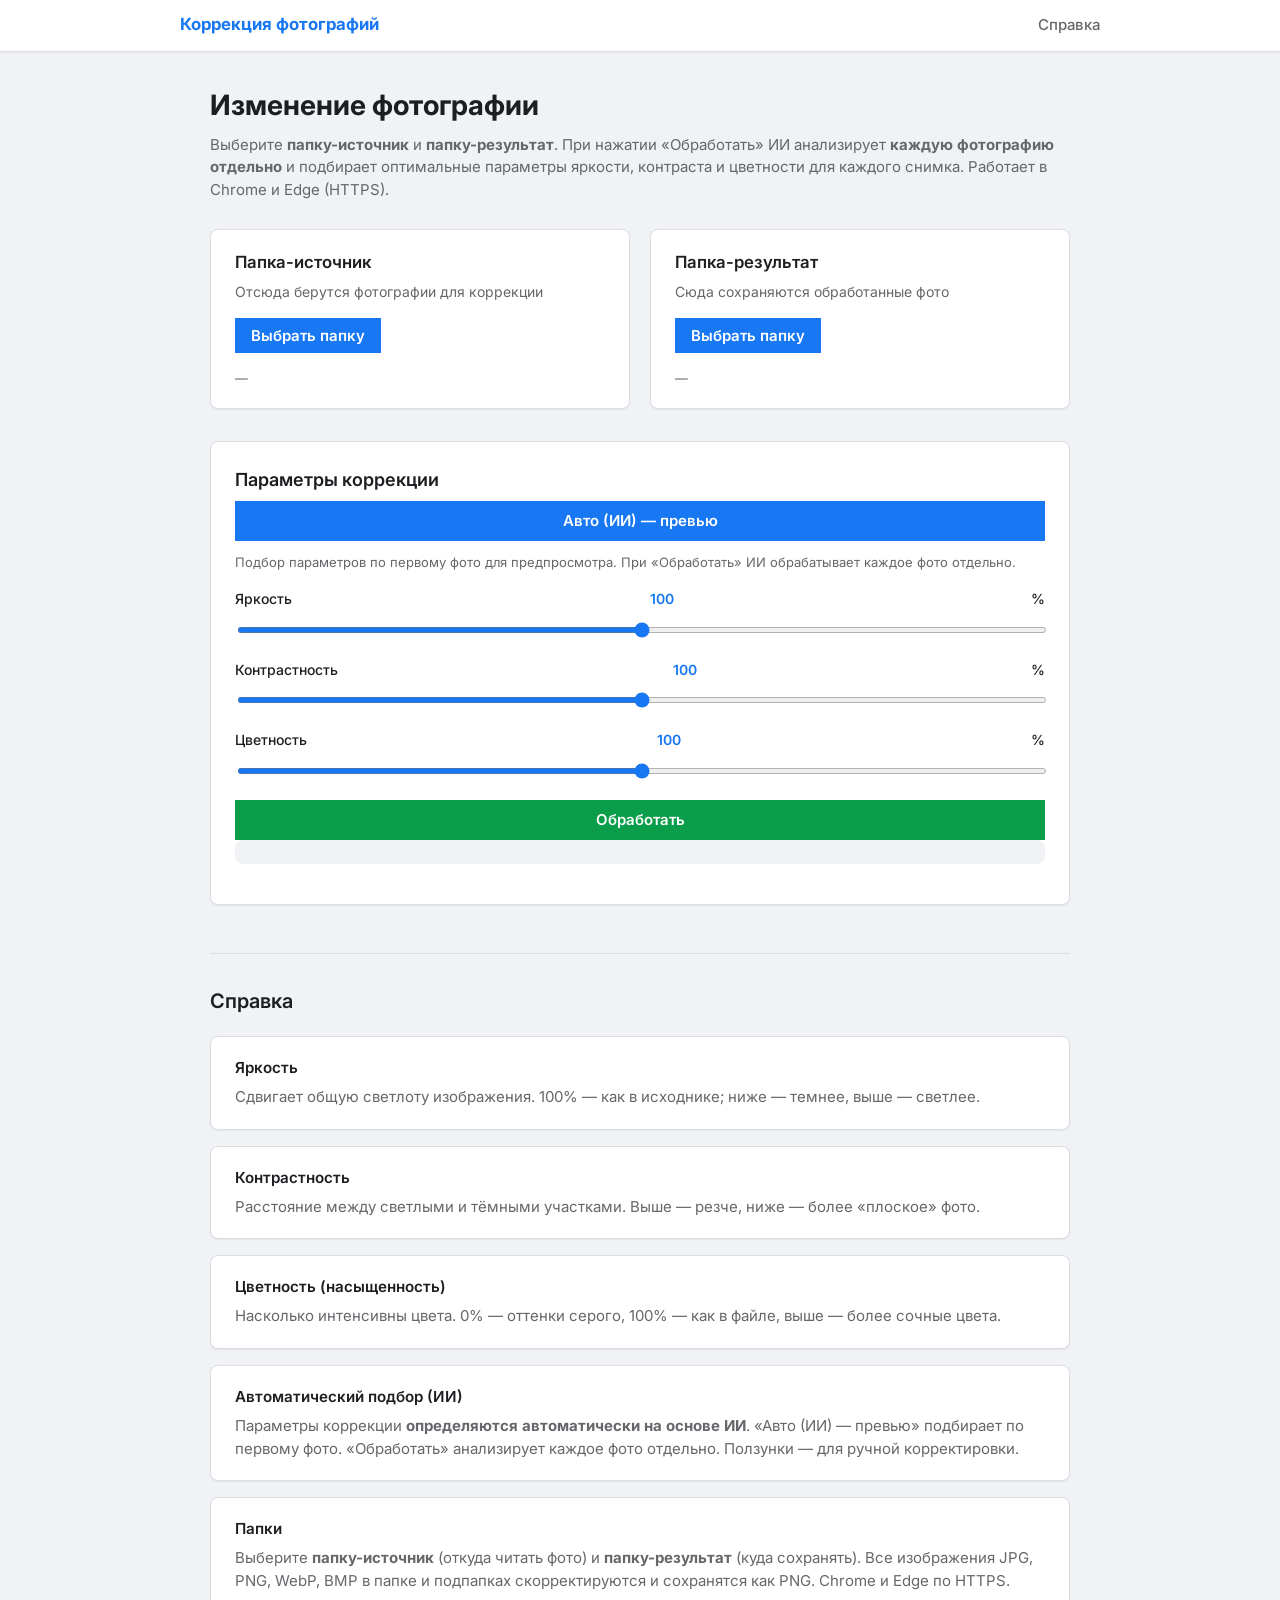
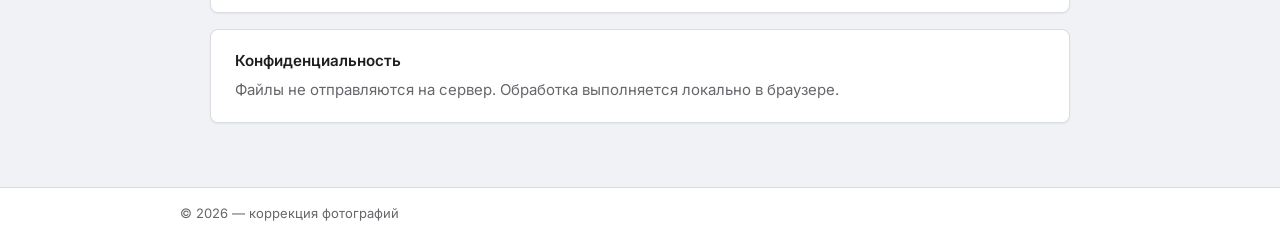
<file: index.html>
<!DOCTYPE html>
<html lang="ru">
<head>
  <meta charset="UTF-8" />
  <meta name="viewport" content="width=device-width, initial-scale=1.0" />
  <meta name="description" content="Изменение фотографии: папка-источник и папка-результат. ИИ обрабатывает каждое фото отдельно." />
  <title>Изменение фотографии — Коррекция фотографий</title>
  <link rel="preconnect" href="https://fonts.googleapis.com" />
  <link rel="preconnect" href="https://fonts.gstatic.com" crossorigin />
  <link href="https://fonts.googleapis.com/css2?family=Inter:wght@400;500;600;700&display=swap" rel="stylesheet" />
  <link rel="stylesheet" href="styles.css" />
</head>
<body>
  <header class="topbar">
    <div class="wrap topbar-inner">
      <a class="brand" href="#">Коррекция фотографий</a>
      <nav class="topnav">
        <a href="#help">Справка</a>
      </nav>
    </div>
  </header>

  <main class="batch-main">
    <div class="wrap wrap-wide">
      <h1 class="page-heading">Изменение фотографии</h1>
      <p class="page-sub">Выберите <strong>папку-источник</strong> и <strong>папку-результат</strong>. При нажатии «Обработать» ИИ анализирует <strong>каждую фотографию отдельно</strong> и подбирает оптимальные параметры яркости, контраста и цветности для каждого снимка. Работает в Chrome и Edge (HTTPS).</p>

      <div class="folder-cards">
        <div class="folder-card">
          <h2 class="folder-title">Папка-источник</h2>
          <p class="folder-desc">Отсюда берутся фотографии для коррекции</p>
          <button type="button" class="btn btn-primary" id="btn-src">Выбрать папку</button>
          <p class="folder-path" id="src-path">—</p>
        </div>
        <div class="folder-card">
          <h2 class="folder-title">Папка-результат</h2>
          <p class="folder-desc">Сюда сохраняются обработанные фото</p>
          <button type="button" class="btn btn-primary" id="btn-dst">Выбрать папку</button>
          <p class="folder-path" id="dst-path">—</p>
        </div>
      </div>

      <section class="params">
        <h2 class="params-title">Параметры коррекции</h2>
        <div class="btn-row btn-row-top">
          <button type="button" class="btn btn-primary" id="btn-auto">Авто (ИИ) — превью</button>
          <span class="auto-hint">Подбор параметров по первому фото для предпросмотра. При «Обработать» ИИ обрабатывает каждое фото отдельно.</span>
        </div>
        <div class="slider-row">
          <label for="b">Яркость <span class="slider-value" id="b-val">100</span>%</label>
          <input type="range" id="b" min="50" max="150" value="100" />
        </div>
        <div class="slider-row">
          <label for="c">Контрастность <span class="slider-value" id="c-val">100</span>%</label>
          <input type="range" id="c" min="50" max="150" value="100" />
        </div>
        <div class="slider-row">
          <label for="s">Цветность <span class="slider-value" id="s-val">100</span>%</label>
          <input type="range" id="s" min="0" max="200" value="100" />
        </div>
        <div class="btn-row">
          <button type="button" class="btn btn-primary btn-download" id="btn-process">Обработать</button>
        </div>
        <div class="status-line" id="status"></div>
      </section>

      <section class="help-section" id="help">
        <h2 class="help-section-title">Справка</h2>
        <div class="help-block">
          <h3>Яркость</h3>
          <p>Сдвигает общую светлоту изображения. 100% — как в исходнике; ниже — темнее, выше — светлее.</p>
        </div>
        <div class="help-block">
          <h3>Контрастность</h3>
          <p>Расстояние между светлыми и тёмными участками. Выше — резче, ниже — более «плоское» фото.</p>
        </div>
        <div class="help-block">
          <h3>Цветность (насыщенность)</h3>
          <p>Насколько интенсивны цвета. 0% — оттенки серого, 100% — как в файле, выше — более сочные цвета.</p>
        </div>
        <div class="help-block">
          <h3>Автоматический подбор (ИИ)</h3>
          <p>Параметры коррекции <strong>определяются автоматически на основе ИИ</strong>. «Авто (ИИ) — превью» подбирает по первому фото. «Обработать» анализирует каждое фото отдельно. Ползунки — для ручной корректировки.</p>
        </div>
        <div class="help-block">
          <h3>Папки</h3>
          <p>Выберите <strong>папку-источник</strong> (откуда читать фото) и <strong>папку-результат</strong> (куда сохранять). Все изображения JPG, PNG, WebP, BMP в папке и подпапках скорректируются и сохранятся как PNG. Chrome и Edge по HTTPS.</p>
        </div>
        <div class="help-block">
          <h3>Конфиденциальность</h3>
          <p>Файлы не отправляются на сервер. Обработка выполняется локально в браузере.</p>
        </div>
      </section>
    </div>
  </main>

  <footer class="site-footer">
    <div class="wrap footer-inner">
      <span>© <span id="year"></span> — коррекция фотографий</span>
    </div>
  </footer>

  <script>
    (function () {
      var srcHandle = null, dstHandle = null;
      var b = document.getElementById('b'), c = document.getElementById('c'), s = document.getElementById('s');
      var bVal = document.getElementById('b-val'), cVal = document.getElementById('c-val'), sVal = document.getElementById('s-val');
      var status = document.getElementById('status');

      document.getElementById('year').textContent = new Date().getFullYear();

      function updateLabels() {
        bVal.textContent = b.value;
        cVal.textContent = c.value;
        sVal.textContent = s.value;
      }
      [b, c, s].forEach(function (el) { el.addEventListener('input', updateLabels); });

      if (!('showDirectoryPicker' in window)) {
        document.getElementById('btn-src').disabled = true;
        document.getElementById('btn-dst').disabled = true;
        document.getElementById('btn-auto').disabled = true;
        document.getElementById('btn-process').disabled = true;
        status.textContent = 'Выбор папок недоступен. Используйте Chrome или Edge (https).';
      }

      document.getElementById('btn-src').addEventListener('click', async function () {
        try {
          srcHandle = await window.showDirectoryPicker({ mode: 'read' });
          document.getElementById('src-path').textContent = srcHandle.name;
          status.textContent = 'Источник: ' + srcHandle.name;
        } catch (err) {
          if (err.name !== 'AbortError') status.textContent = 'Ошибка: ' + err.message;
        }
      });

      document.getElementById('btn-dst').addEventListener('click', async function () {
        try {
          dstHandle = await window.showDirectoryPicker({ mode: 'readwrite' });
          document.getElementById('dst-path').textContent = dstHandle.name;
          status.textContent = 'Результат: ' + dstHandle.name;
        } catch (err) {
          if (err.name !== 'AbortError') status.textContent = 'Ошибка: ' + err.message;
        }
      });

      document.getElementById('btn-auto').addEventListener('click', async function () {
        if (!srcHandle) {
          status.textContent = 'Сначала выберите папку-источник.';
          return;
        }
        status.textContent = 'Анализ первого фото…';
        var firstFile = null;
        for await (var fileHandle of listImages(srcHandle)) {
          firstFile = await fileHandle.getFile();
          break;
        }
        if (!firstFile) {
          status.textContent = 'В папке нет изображений.';
          return;
        }
        var img = new Image();
        var url = URL.createObjectURL(firstFile);
        img.onload = function () {
          URL.revokeObjectURL(url);
          var canvas = document.createElement('canvas');
          var ctx = canvas.getContext('2d');
          var w = img.naturalWidth, h = img.naturalHeight;
          var sample = 120;
          var scale = Math.min(1, sample / Math.max(w, h));
          canvas.width = Math.max(1, Math.floor(w * scale));
          canvas.height = Math.max(1, Math.floor(h * scale));
          ctx.drawImage(img, 0, 0, canvas.width, canvas.height);
          var data = ctx.getImageData(0, 0, canvas.width, canvas.height);
          var pixels = data.data;
          var sumLum = 0, sumSqLum = 0, sumSat = 0, count = 0;
          for (var i = 0; i < pixels.length; i += 4) {
            var r = pixels[i] / 255, g = pixels[i + 1] / 255, bl = pixels[i + 2] / 255;
            var maxC = Math.max(r, g, bl), minC = Math.min(r, g, bl);
            var lum = 0.299 * r + 0.587 * g + 0.114 * bl;
            var sat = maxC === 0 ? 0 : (maxC - minC) / maxC;
            sumLum += lum; sumSqLum += lum * lum; sumSat += sat; count++;
          }
          var meanLum = sumLum / count;
          var variance = (sumSqLum / count) - (meanLum * meanLum);
          var stdLum = Math.sqrt(Math.max(0, variance));
          var meanSat = sumSat / count;
          var brightnessFactor = meanLum < 0.01 ? 100 : Math.round((0.5 / meanLum) * 100);
          brightnessFactor = Math.max(50, Math.min(150, brightnessFactor));
          var contrastFactor = stdLum < 0.15 ? 120 : stdLum > 0.35 ? 95 : 105;
          var saturateFactor = meanSat < 0.2 ? 130 : meanSat > 0.6 ? 90 : 110;
          saturateFactor = Math.max(80, Math.min(150, saturateFactor));
          b.value = brightnessFactor;
          c.value = contrastFactor;
          s.value = saturateFactor;
          updateLabels();
          status.textContent = 'ИИ: яркость ' + brightnessFactor + '%, контраст ' + contrastFactor + '%, цветность ' + saturateFactor + '%';
        };
        img.onerror = function () { URL.revokeObjectURL(url); status.textContent = 'Не удалось загрузить фото.'; };
        img.src = url;
      });

      var IMG_EXTS = /\.(jpe?g|png|webp|bmp)$/i;

      async function* listImages(dirHandle) {
        for await (var entry of dirHandle.values()) {
          if (entry.kind === 'file' && IMG_EXTS.test(entry.name))
            yield entry;
          if (entry.kind === 'directory') {
            yield* listImages(entry);
          }
        }
      }

      function analyzeImage(ctx, w, h) {
        var data = ctx.getImageData(0, 0, w, h);
        var pixels = data.data;
        var sumLum = 0, sumSqLum = 0, sumSat = 0, count = 0;
        for (var i = 0; i < pixels.length; i += 4) {
          var r = pixels[i] / 255, g = pixels[i + 1] / 255, bl = pixels[i + 2] / 255;
          var maxC = Math.max(r, g, bl), minC = Math.min(r, g, bl);
          var lum = 0.299 * r + 0.587 * g + 0.114 * bl;
          var sat = maxC === 0 ? 0 : (maxC - minC) / maxC;
          sumLum += lum; sumSqLum += lum * lum; sumSat += sat; count++;
        }
        var meanLum = sumLum / count;
        var variance = (sumSqLum / count) - (meanLum * meanLum);
        var stdLum = Math.sqrt(Math.max(0, variance));
        var meanSat = sumSat / count;
        var brightnessFactor = meanLum < 0.01 ? 100 : Math.round((0.5 / meanLum) * 100);
        brightnessFactor = Math.max(50, Math.min(150, brightnessFactor));
        var contrastFactor = stdLum < 0.15 ? 120 : stdLum > 0.35 ? 95 : 105;
        var saturateFactor = meanSat < 0.2 ? 130 : meanSat > 0.6 ? 90 : 110;
        saturateFactor = Math.max(80, Math.min(150, saturateFactor));
        return { b: brightnessFactor, c: contrastFactor, s: saturateFactor };
      }

      function processImageWithAI(file) {
        return new Promise(function (resolve, reject) {
          var img = new Image();
          var url = URL.createObjectURL(file);
          img.onload = function () {
            URL.revokeObjectURL(url);
            var w = img.naturalWidth, h = img.naturalHeight;
            var sample = 120;
            var scale = Math.min(1, sample / Math.max(w, h));
            var smallW = Math.max(1, Math.floor(w * scale));
            var smallH = Math.max(1, Math.floor(h * scale));
            var canvas = document.createElement('canvas');
            canvas.width = smallW;
            canvas.height = smallH;
            var ctx = canvas.getContext('2d');
            ctx.drawImage(img, 0, 0, smallW, smallH);
            var params = analyzeImage(ctx, smallW, smallH);
            var filter = 'brightness(' + (params.b / 100) + ') contrast(' + (params.c / 100) + ') saturate(' + (params.s / 100) + ')';
            canvas.width = w;
            canvas.height = h;
            ctx = canvas.getContext('2d');
            ctx.filter = filter;
            ctx.drawImage(img, 0, 0);
            canvas.toBlob(function (blob) { resolve(blob); }, 'image/png');
          };
          img.onerror = function () { URL.revokeObjectURL(url); reject(); };
          img.src = url;
        });
      }

      document.getElementById('btn-process').addEventListener('click', async function () {
        if (!srcHandle || !dstHandle) {
          status.textContent = 'Сначала выберите обе папки.';
          return;
        }
        var count = 0, err = 0;
        status.textContent = 'ИИ обрабатывает каждое фото отдельно…';
        try {
          for await (const fileHandle of listImages(srcHandle)) {
            try {
              var file = await fileHandle.getFile();
              var blob = await processImageWithAI(file);
              var base = file.name.replace(/\.[^.]+$/, '') || 'foto';
              var outName = base + '.png';
              var outFile = await dstHandle.getFileHandle(outName, { create: true });
              var writable = await outFile.createWritable();
              await writable.write(blob);
              await writable.close();
              count++;
              status.textContent = 'Обработано: ' + count + '…';
            } catch (e) {
              err++;
            }
          }
          status.textContent = 'Готово: ' + count + ' фото сохранено. Ошибок: ' + err;
        } catch (e) {
          status.textContent = 'Ошибка: ' + e.message;
        }
      });
    })();
  </script>
</body>
</html>
</file>
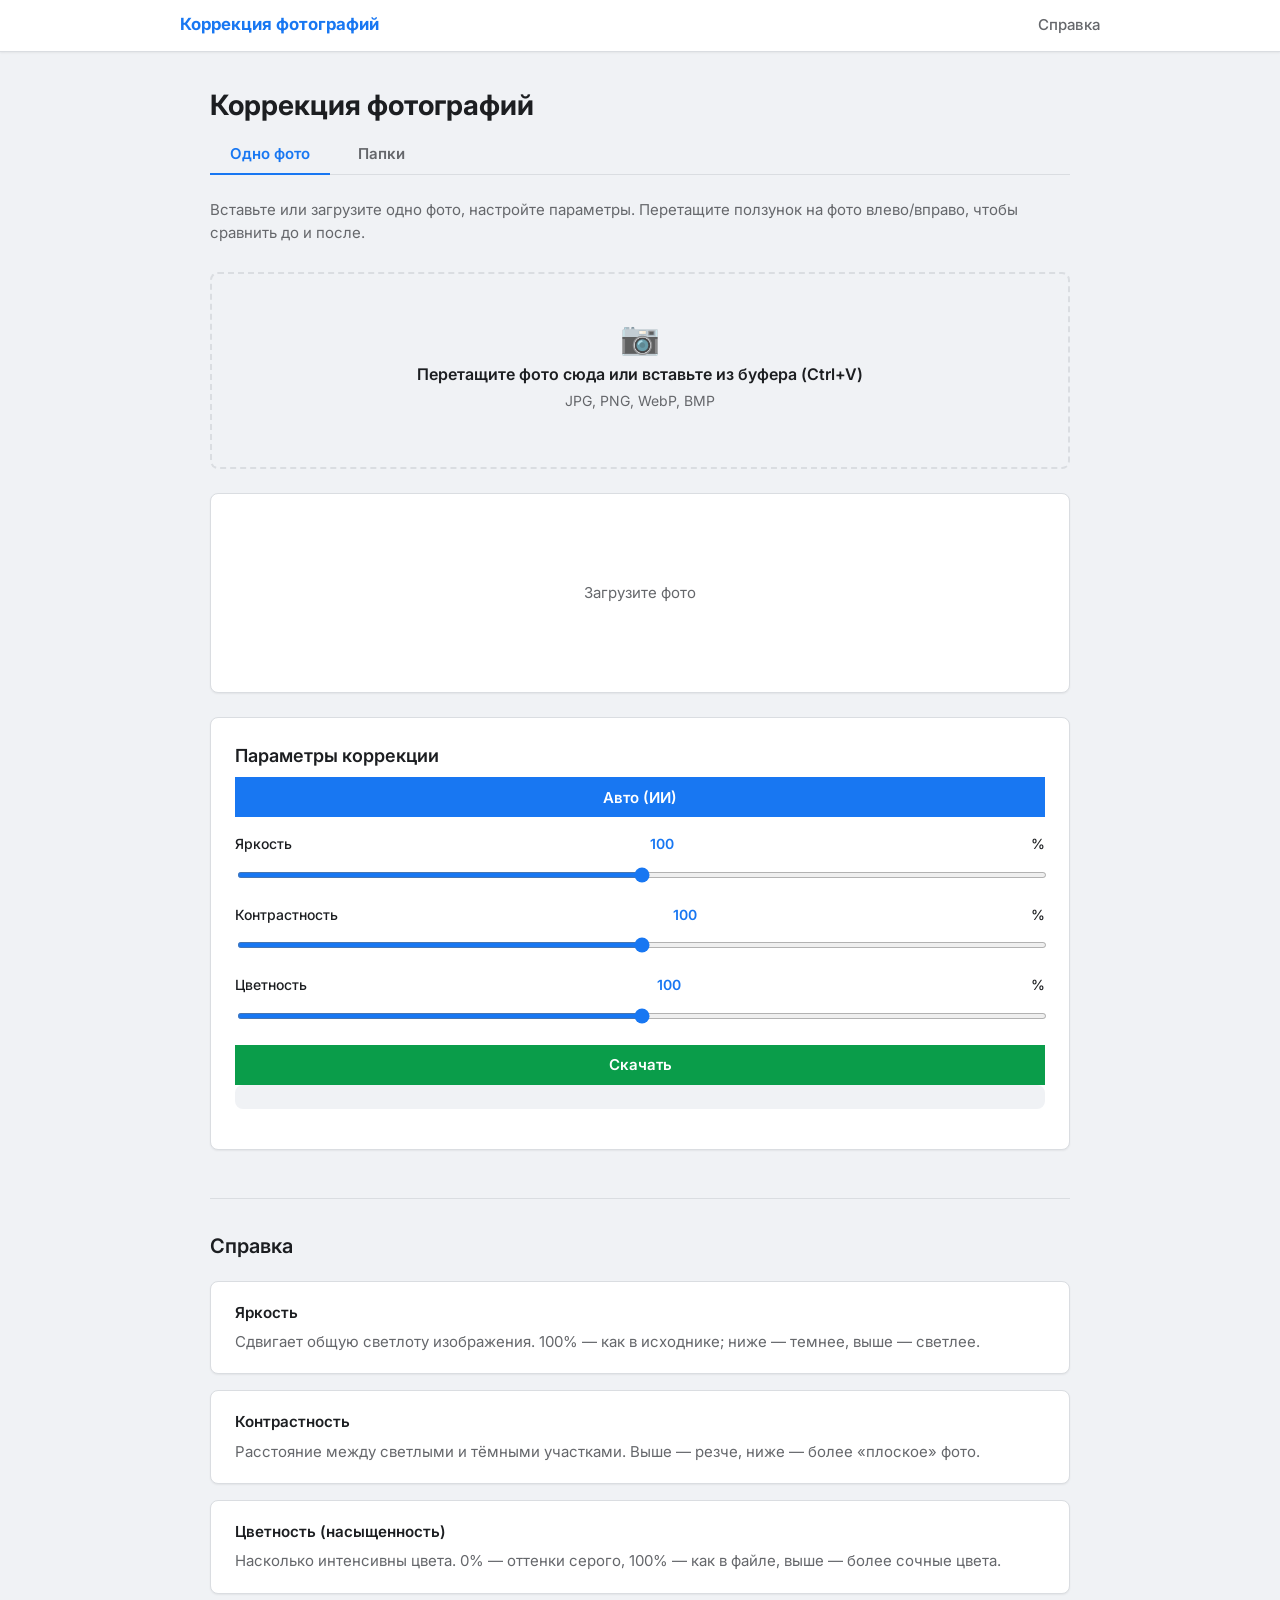
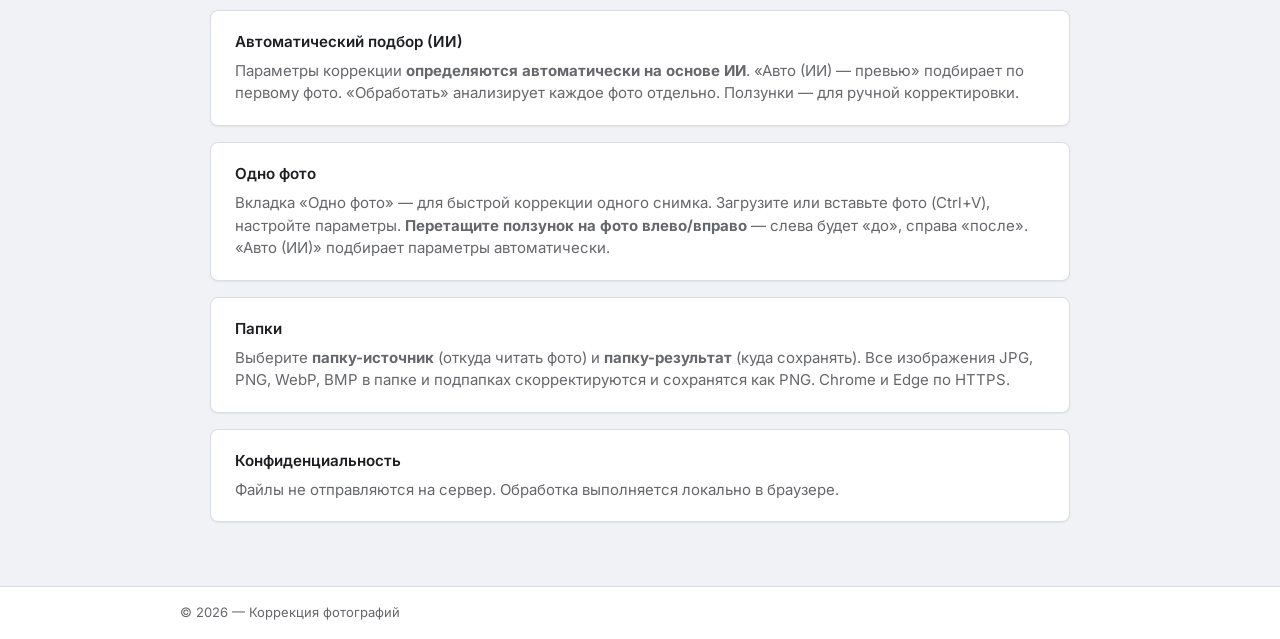
<file: batch.html>
<!DOCTYPE html>
<html lang="ru">
<head>
  <meta charset="UTF-8" />
  <meta name="viewport" content="width=device-width, initial-scale=1.0" />
  <meta name="description" content="Коррекция фотографий: папка-источник и папка-результат. ИИ обрабатывает каждое фото отдельно." />
  <link rel="canonical" href="https://arbttwin3akk-debug.github.io/korrekciya-fotografiy/batch.html" />
  <meta property="og:url" content="https://arbttwin3akk-debug.github.io/korrekciya-fotografiy/batch.html" />
  <meta property="og:title" content="Коррекция фотографий" />
  <title>Коррекция фотографий</title>
  <link rel="preconnect" href="https://fonts.googleapis.com" />
  <link rel="preconnect" href="https://fonts.gstatic.com" crossorigin />
  <link href="https://fonts.googleapis.com/css2?family=Inter:wght@400;500;600;700&display=swap" rel="stylesheet" />
  <link rel="stylesheet" href="styles.css" />
</head>
<body>
  <header class="topbar">
    <div class="wrap topbar-inner">
      <a class="brand" href="batch.html">Коррекция фотографий</a>
      <nav class="topnav">
        <a href="#help">Справка</a>
      </nav>
    </div>
  </header>

  <main class="batch-main">
    <div class="wrap wrap-wide">
      <h1 class="page-heading">Коррекция фотографий</h1>

      <nav class="tabs">
        <button type="button" class="tab-btn tab-active" data-tab="single">Одно фото</button>
        <button type="button" class="tab-btn" data-tab="batch">Папки</button>
      </nav>

      <!-- Вкладка: Одно фото -->
      <div class="tab-pane tab-active" id="pane-single">
        <p class="page-sub">Вставьте или загрузите одно фото, настройте параметры. Перетащите ползунок на фото влево/вправо, чтобы сравнить до и после.</p>
        <div class="single-upload">
          <div class="dropzone dropzone-single" id="dropzone-single">
            <span class="dropzone-icon">📷</span>
            <div class="dropzone-title">Перетащите фото сюда или вставьте из буфера (Ctrl+V)</div>
            <div class="dropzone-hint">JPG, PNG, WebP, BMP</div>
            <input type="file" id="file-single" accept="image/jpeg,image/png,image/webp,image/bmp" hidden />
          </div>
        </div>
        <div class="compare-wrap" id="compare-wrap">
          <span class="compare-placeholder" id="ph-compare">Загрузите фото</span>
          <div class="compare-container" id="compare-container">
            <img class="compare-img compare-after" id="img-after" alt="После" />
            <img class="compare-img compare-before" id="img-before" alt="До" />
            <div class="compare-handle" id="compare-handle"></div>
          </div>
          <div class="compare-labels">
            <span>До</span>
            <span>После</span>
          </div>
        </div>
        <section class="params params-single">
          <h2 class="params-title">Параметры коррекции</h2>
          <div class="btn-row btn-row-top">
            <button type="button" class="btn btn-primary" id="btn-auto-single">Авто (ИИ)</button>
          </div>
          <div class="slider-row">
            <label for="b-single">Яркость <span class="slider-value" id="b-val-single">100</span>%</label>
            <input type="range" id="b-single" min="50" max="150" value="100" />
          </div>
          <div class="slider-row">
            <label for="c-single">Контрастность <span class="slider-value" id="c-val-single">100</span>%</label>
            <input type="range" id="c-single" min="50" max="150" value="100" />
          </div>
          <div class="slider-row">
            <label for="s-single">Цветность <span class="slider-value" id="s-val-single">100</span>%</label>
            <input type="range" id="s-single" min="0" max="200" value="100" />
          </div>
          <div class="btn-row">
            <button type="button" class="btn btn-primary btn-download" id="btn-download-single">Скачать</button>
          </div>
          <div class="status-line" id="status-single"></div>
        </section>
      </div>

      <!-- Вкладка: Папки -->
      <div class="tab-pane" id="pane-batch">
      <p class="page-sub">Выберите <strong>папку-источник</strong> и <strong>папку-результат</strong>. При нажатии «Обработать» ИИ анализирует <strong>каждую фотографию отдельно</strong> и подбирает оптимальные параметры яркости, контраста и цветности для каждого снимка. Работает в Chrome и Edge (HTTPS).</p>

      <div class="folder-cards">
        <div class="folder-card">
          <h2 class="folder-title">Папка-источник</h2>
          <p class="folder-desc">Отсюда берутся фотографии для коррекции</p>
          <button type="button" class="btn btn-primary" id="btn-src">Выбрать папку</button>
          <p class="folder-path" id="src-path">—</p>
        </div>
        <div class="folder-card">
          <h2 class="folder-title">Папка-результат</h2>
          <p class="folder-desc">Сюда сохраняются обработанные фото</p>
          <button type="button" class="btn btn-primary" id="btn-dst">Выбрать папку</button>
          <p class="folder-path" id="dst-path">—</p>
        </div>
      </div>

      <section class="params">
        <h2 class="params-title">Параметры коррекции</h2>
        <div class="btn-row btn-row-top">
          <button type="button" class="btn btn-primary" id="btn-auto">Авто (ИИ) — превью</button>
          <span class="auto-hint">Подбор параметров по первому фото для предпросмотра. При «Обработать» ИИ обрабатывает каждое фото отдельно.</span>
        </div>
        <div class="slider-row">
          <label for="b">Яркость <span class="slider-value" id="b-val">100</span>%</label>
          <input type="range" id="b" min="50" max="150" value="100" />
        </div>
        <div class="slider-row">
          <label for="c">Контрастность <span class="slider-value" id="c-val">100</span>%</label>
          <input type="range" id="c" min="50" max="150" value="100" />
        </div>
        <div class="slider-row">
          <label for="s">Цветность <span class="slider-value" id="s-val">100</span>%</label>
          <input type="range" id="s" min="0" max="200" value="100" />
        </div>
        <div class="btn-row">
          <button type="button" class="btn btn-primary btn-download" id="btn-process">Обработать</button>
        </div>
        <div class="status-line" id="status"></div>
      </section>

      </div><!-- /pane-batch -->

      <section class="help-section" id="help">
        <h2 class="help-section-title">Справка</h2>
        <div class="help-block">
          <h3>Яркость</h3>
          <p>Сдвигает общую светлоту изображения. 100% — как в исходнике; ниже — темнее, выше — светлее.</p>
        </div>
        <div class="help-block">
          <h3>Контрастность</h3>
          <p>Расстояние между светлыми и тёмными участками. Выше — резче, ниже — более «плоское» фото.</p>
        </div>
        <div class="help-block">
          <h3>Цветность (насыщенность)</h3>
          <p>Насколько интенсивны цвета. 0% — оттенки серого, 100% — как в файле, выше — более сочные цвета.</p>
        </div>
        <div class="help-block">
          <h3>Автоматический подбор (ИИ)</h3>
          <p>Параметры коррекции <strong>определяются автоматически на основе ИИ</strong>. «Авто (ИИ) — превью» подбирает по первому фото. «Обработать» анализирует каждое фото отдельно. Ползунки — для ручной корректировки.</p>
        </div>
        <div class="help-block">
          <h3>Одно фото</h3>
          <p>Вкладка «Одно фото» — для быстрой коррекции одного снимка. Загрузите или вставьте фото (Ctrl+V), настройте параметры. <strong>Перетащите ползунок на фото влево/вправо</strong> — слева будет «до», справа «после». «Авто (ИИ)» подбирает параметры автоматически.</p>
        </div>
        <div class="help-block">
          <h3>Папки</h3>
          <p>Выберите <strong>папку-источник</strong> (откуда читать фото) и <strong>папку-результат</strong> (куда сохранять). Все изображения JPG, PNG, WebP, BMP в папке и подпапках скорректируются и сохранятся как PNG. Chrome и Edge по HTTPS.</p>
        </div>
        <div class="help-block">
          <h3>Конфиденциальность</h3>
          <p>Файлы не отправляются на сервер. Обработка выполняется локально в браузере.</p>
        </div>
      </section>
    </div>
  </main>

  <footer class="site-footer">
    <div class="wrap footer-inner">
      <span>© <span id="year"></span> — Коррекция фотографий</span>
    </div>
  </footer>

  <script>
    (function () {
      var srcHandle = null, dstHandle = null;
      var b = document.getElementById('b'), c = document.getElementById('c'), s = document.getElementById('s');
      var bVal = document.getElementById('b-val'), cVal = document.getElementById('c-val'), sVal = document.getElementById('s-val');
      var status = document.getElementById('status');

      document.getElementById('year').textContent = new Date().getFullYear();

      /* Табы */
      document.querySelectorAll('.tab-btn').forEach(function (btn) {
        btn.addEventListener('click', function () {
          var t = btn.getAttribute('data-tab');
          document.querySelectorAll('.tab-btn').forEach(function (b) { b.classList.remove('tab-active'); });
          document.querySelectorAll('.tab-pane').forEach(function (p) { p.classList.remove('tab-active'); });
          btn.classList.add('tab-active');
          document.getElementById('pane-' + t).classList.add('tab-active');
        });
      });

      function updateLabels() {
        bVal.textContent = b.value;
        cVal.textContent = c.value;
        sVal.textContent = s.value;
      }
      [b, c, s].forEach(function (el) { el.addEventListener('input', updateLabels); });

      /* Вкладка "Одно фото" */
      var singleOriginalImg = null, singleOriginalCanvas = null;
      var bS = document.getElementById('b-single'), cS = document.getElementById('c-single'), sS = document.getElementById('s-single');
      var bValS = document.getElementById('b-val-single'), cValS = document.getElementById('c-val-single'), sValS = document.getElementById('s-val-single');
      var imgBefore = document.getElementById('img-before'), imgAfter = document.getElementById('img-after');
      var statusSingle = document.getElementById('status-single');

      function updateSingleLabels() {
        bValS.textContent = bS.value;
        cValS.textContent = cS.value;
        sValS.textContent = sS.value;
      }
      [bS, cS, sS].forEach(function (el) { el.addEventListener('input', function () { updateSingleLabels(); applySinglePreview(); }); });

      function applySinglePreview() {
        if (!singleOriginalImg) return;
        var w = singleOriginalImg.naturalWidth, h = singleOriginalImg.naturalHeight;
        var filter = 'brightness(' + (bS.value / 100) + ') contrast(' + (cS.value / 100) + ') saturate(' + (sS.value / 100) + ')';
        if (!singleOriginalCanvas) singleOriginalCanvas = document.createElement('canvas');
        singleOriginalCanvas.width = w;
        singleOriginalCanvas.height = h;
        var ctx = singleOriginalCanvas.getContext('2d');
        ctx.filter = filter;
        ctx.drawImage(singleOriginalImg, 0, 0);
        imgAfter.src = singleOriginalCanvas.toDataURL('image/png');
      }

      var singleBeforeUrl = null;
      function loadSingleImage(file) {
        if (!file || !file.type.match(/^image\//)) return;
        if (singleBeforeUrl) URL.revokeObjectURL(singleBeforeUrl);
        var url = URL.createObjectURL(file);
        singleBeforeUrl = url;
        var img = new Image();
        img.onload = function () {
          singleOriginalImg = img;
          document.getElementById('compare-wrap').classList.add('has-image');
          imgBefore.src = url;
          applySinglePreview();
          updateCompareSlider(50);
          statusSingle.textContent = 'Готово. Перетащите ползунок влево/вправо. Настройте параметры или нажмите «Авто (ИИ)».';
        };
        img.onerror = function () { URL.revokeObjectURL(url); singleBeforeUrl = null; statusSingle.textContent = 'Не удалось загрузить фото.'; };
        img.src = url;
      }

      var comparePos = 50;
      function updateCompareSlider(pct) {
        comparePos = Math.max(0, Math.min(100, pct));
        var h = document.getElementById('compare-handle');
        var clip = document.getElementById('img-before');
        h.style.left = comparePos + '%';
        clip.style.clipPath = 'inset(0 ' + (100 - comparePos) + '% 0 0)';
      }

      (function initCompareDrag() {
        var handle = document.getElementById('compare-handle');
        var container = document.getElementById('compare-container');
        var dragging = false;
        function move(e) {
          if (!container || !container.offsetParent) return;
          var rect = container.getBoundingClientRect();
          var x = (e.touches ? e.touches[0].clientX : e.clientX) - rect.left;
          var pct = (x / rect.width) * 100;
          updateCompareSlider(pct);
        }
        handle.addEventListener('mousedown', function (e) { e.preventDefault(); dragging = true; });
        container.addEventListener('mousedown', function (e) {
          if (e.target === handle) return;
          dragging = true;
          var rect = container.getBoundingClientRect();
          var x = e.clientX - rect.left;
          updateCompareSlider((x / rect.width) * 100);
        });
        document.addEventListener('mousemove', function (e) { if (dragging) move(e); });
        document.addEventListener('mouseup', function () { dragging = false; });
        handle.addEventListener('touchstart', function (e) { e.preventDefault(); dragging = true; move(e); }, { passive: false });
        container.addEventListener('touchstart', function (e) {
          if (e.target === handle || dragging) return;
          dragging = true;
          move(e);
        });
        document.addEventListener('touchmove', function (e) { if (dragging) { e.preventDefault(); move(e); } }, { passive: false });
        document.addEventListener('touchend', function () { dragging = false; });
      })();

      document.getElementById('dropzone-single').addEventListener('click', function () { document.getElementById('file-single').click(); });
      document.getElementById('file-single').addEventListener('change', function () {
        var f = this.files[0];
        if (f) loadSingleImage(f);
        this.value = '';
      });
      document.getElementById('dropzone-single').addEventListener('dragover', function (e) { e.preventDefault(); this.classList.add('dropzone-active'); });
      document.getElementById('dropzone-single').addEventListener('dragleave', function () { this.classList.remove('dropzone-active'); });
      document.getElementById('dropzone-single').addEventListener('drop', function (e) {
        e.preventDefault();
        this.classList.remove('dropzone-active');
        var f = e.dataTransfer.files[0];
        if (f) loadSingleImage(f);
      });
      document.addEventListener('paste', function (e) {
        if (!document.getElementById('pane-single').classList.contains('tab-active')) return;
        var dt = e.clipboardData;
        if (!dt) return;
        var file = dt.files && dt.files[0];
        if (!file && dt.items) {
          for (var i = 0; i < dt.items.length; i++) {
            if (dt.items[i].type.indexOf('image') !== -1) {
              file = dt.items[i].getAsFile();
              break;
            }
          }
        }
        if (file) { e.preventDefault(); loadSingleImage(file); }
      });

      document.getElementById('btn-auto-single').addEventListener('click', function () {
        if (!singleOriginalImg) { statusSingle.textContent = 'Сначала загрузите фото.'; return; }
        var canvas = document.createElement('canvas');
        var w = singleOriginalImg.naturalWidth, h = singleOriginalImg.naturalHeight;
        var sample = 120, scale = Math.min(1, sample / Math.max(w, h));
        canvas.width = Math.max(1, Math.floor(w * scale));
        canvas.height = Math.max(1, Math.floor(h * scale));
        var ctx = canvas.getContext('2d');
        ctx.drawImage(singleOriginalImg, 0, 0, canvas.width, canvas.height);
        var params = analyzeImage(ctx, canvas.width, canvas.height);
        bS.value = params.b; cS.value = params.c; sS.value = params.s;
        updateSingleLabels();
        applySinglePreview();
        statusSingle.textContent = 'ИИ: яркость ' + params.b + '%, контраст ' + params.c + '%, цветность ' + params.s + '%';
      });

      document.getElementById('btn-download-single').addEventListener('click', function () {
        if (!singleOriginalCanvas) { statusSingle.textContent = 'Сначала загрузите фото.'; return; }
        singleOriginalCanvas.toBlob(function (blob) {
          var a = document.createElement('a');
          a.href = URL.createObjectURL(blob);
          a.download = 'korrekciya-foto.png';
          a.click();
          URL.revokeObjectURL(a.href);
          statusSingle.textContent = 'Скачано.';
        }, 'image/png');
      });

      if (!('showDirectoryPicker' in window)) {
        document.getElementById('btn-src').disabled = true;
        document.getElementById('btn-dst').disabled = true;
        document.getElementById('btn-auto').disabled = true;
        document.getElementById('btn-process').disabled = true;
        status.textContent = 'Выбор папок недоступен. Используйте Chrome или Edge (https).';
      }

      document.getElementById('btn-src').addEventListener('click', async function () {
        try {
          srcHandle = await window.showDirectoryPicker({ mode: 'read' });
          document.getElementById('src-path').textContent = srcHandle.name;
          status.textContent = 'Источник: ' + srcHandle.name;
        } catch (err) {
          if (err.name !== 'AbortError') status.textContent = 'Ошибка: ' + err.message;
        }
      });

      document.getElementById('btn-dst').addEventListener('click', async function () {
        try {
          dstHandle = await window.showDirectoryPicker({ mode: 'readwrite' });
          document.getElementById('dst-path').textContent = dstHandle.name;
          status.textContent = 'Результат: ' + dstHandle.name;
        } catch (err) {
          if (err.name !== 'AbortError') status.textContent = 'Ошибка: ' + err.message;
        }
      });

      document.getElementById('btn-auto').addEventListener('click', async function () {
        if (!srcHandle) {
          status.textContent = 'Сначала выберите папку-источник.';
          return;
        }
        status.textContent = 'Анализ первого фото…';
        var firstFile = null;
        for await (var fileHandle of listImages(srcHandle)) {
          firstFile = await fileHandle.getFile();
          break;
        }
        if (!firstFile) {
          status.textContent = 'В папке нет изображений.';
          return;
        }
        var img = new Image();
        var url = URL.createObjectURL(firstFile);
        img.onload = function () {
          URL.revokeObjectURL(url);
          var canvas = document.createElement('canvas');
          var ctx = canvas.getContext('2d');
          var w = img.naturalWidth, h = img.naturalHeight;
          var sample = 120;
          var scale = Math.min(1, sample / Math.max(w, h));
          canvas.width = Math.max(1, Math.floor(w * scale));
          canvas.height = Math.max(1, Math.floor(h * scale));
          ctx.drawImage(img, 0, 0, canvas.width, canvas.height);
          var data = ctx.getImageData(0, 0, canvas.width, canvas.height);
          var pixels = data.data;
          var sumLum = 0, sumSqLum = 0, sumSat = 0, count = 0;
          for (var i = 0; i < pixels.length; i += 4) {
            var r = pixels[i] / 255, g = pixels[i + 1] / 255, bl = pixels[i + 2] / 255;
            var maxC = Math.max(r, g, bl), minC = Math.min(r, g, bl);
            var lum = 0.299 * r + 0.587 * g + 0.114 * bl;
            var sat = maxC === 0 ? 0 : (maxC - minC) / maxC;
            sumLum += lum; sumSqLum += lum * lum; sumSat += sat; count++;
          }
          var meanLum = sumLum / count;
          var variance = (sumSqLum / count) - (meanLum * meanLum);
          var stdLum = Math.sqrt(Math.max(0, variance));
          var meanSat = sumSat / count;
          var brightnessFactor = meanLum < 0.01 ? 100 : Math.round((0.5 / meanLum) * 100);
          brightnessFactor = Math.max(50, Math.min(150, brightnessFactor));
          var contrastFactor = stdLum < 0.15 ? 120 : stdLum > 0.35 ? 95 : 105;
          var saturateFactor = meanSat < 0.2 ? 130 : meanSat > 0.6 ? 90 : 110;
          saturateFactor = Math.max(80, Math.min(150, saturateFactor));
          b.value = brightnessFactor;
          c.value = contrastFactor;
          s.value = saturateFactor;
          updateLabels();
          status.textContent = 'ИИ: яркость ' + brightnessFactor + '%, контраст ' + contrastFactor + '%, цветность ' + saturateFactor + '%';
        };
        img.onerror = function () { URL.revokeObjectURL(url); status.textContent = 'Не удалось загрузить фото.'; };
        img.src = url;
      });

      var IMG_EXTS = /\.(jpe?g|png|webp|bmp)$/i;

      async function* listImages(dirHandle) {
        for await (var entry of dirHandle.values()) {
          if (entry.kind === 'file' && IMG_EXTS.test(entry.name))
            yield entry;
          if (entry.kind === 'directory') {
            yield* listImages(entry);
          }
        }
      }

      function analyzeImage(ctx, w, h) {
        var data = ctx.getImageData(0, 0, w, h);
        var pixels = data.data;
        var sumLum = 0, sumSqLum = 0, sumSat = 0, count = 0;
        for (var i = 0; i < pixels.length; i += 4) {
          var r = pixels[i] / 255, g = pixels[i + 1] / 255, bl = pixels[i + 2] / 255;
          var maxC = Math.max(r, g, bl), minC = Math.min(r, g, bl);
          var lum = 0.299 * r + 0.587 * g + 0.114 * bl;
          var sat = maxC === 0 ? 0 : (maxC - minC) / maxC;
          sumLum += lum; sumSqLum += lum * lum; sumSat += sat; count++;
        }
        var meanLum = sumLum / count;
        var variance = (sumSqLum / count) - (meanLum * meanLum);
        var stdLum = Math.sqrt(Math.max(0, variance));
        var meanSat = sumSat / count;
        var brightnessFactor = meanLum < 0.01 ? 100 : Math.round((0.5 / meanLum) * 100);
        brightnessFactor = Math.max(50, Math.min(150, brightnessFactor));
        var contrastFactor = stdLum < 0.15 ? 120 : stdLum > 0.35 ? 95 : 105;
        var saturateFactor = meanSat < 0.2 ? 130 : meanSat > 0.6 ? 90 : 110;
        saturateFactor = Math.max(80, Math.min(150, saturateFactor));
        return { b: brightnessFactor, c: contrastFactor, s: saturateFactor };
      }

      function processImageWithAI(file) {
        return new Promise(function (resolve, reject) {
          var img = new Image();
          var url = URL.createObjectURL(file);
          img.onload = function () {
            URL.revokeObjectURL(url);
            var w = img.naturalWidth, h = img.naturalHeight;
            var sample = 120;
            var scale = Math.min(1, sample / Math.max(w, h));
            var smallW = Math.max(1, Math.floor(w * scale));
            var smallH = Math.max(1, Math.floor(h * scale));
            var canvas = document.createElement('canvas');
            canvas.width = smallW;
            canvas.height = smallH;
            var ctx = canvas.getContext('2d');
            ctx.drawImage(img, 0, 0, smallW, smallH);
            var params = analyzeImage(ctx, smallW, smallH);
            var filter = 'brightness(' + (params.b / 100) + ') contrast(' + (params.c / 100) + ') saturate(' + (params.s / 100) + ')';
            canvas.width = w;
            canvas.height = h;
            ctx = canvas.getContext('2d');
            ctx.filter = filter;
            ctx.drawImage(img, 0, 0);
            canvas.toBlob(function (blob) { resolve(blob); }, 'image/png');
          };
          img.onerror = function () { URL.revokeObjectURL(url); reject(); };
          img.src = url;
        });
      }

      document.getElementById('btn-process').addEventListener('click', async function () {
        if (!srcHandle || !dstHandle) {
          status.textContent = 'Сначала выберите обе папки.';
          return;
        }
        var count = 0, err = 0;
        status.textContent = 'ИИ обрабатывает каждое фото отдельно…';
        try {
          for await (const fileHandle of listImages(srcHandle)) {
            try {
              var file = await fileHandle.getFile();
              var blob = await processImageWithAI(file);
              var base = file.name.replace(/\.[^.]+$/, '') || 'foto';
              var outName = base + '.png';
              var outFile = await dstHandle.getFileHandle(outName, { create: true });
              var writable = await outFile.createWritable();
              await writable.write(blob);
              await writable.close();
              count++;
              status.textContent = 'Обработано: ' + count + '…';
            } catch (e) {
              err++;
            }
          }
          status.textContent = 'Готово: ' + count + ' фото сохранено. Ошибок: ' + err;
        } catch (e) {
          status.textContent = 'Ошибка: ' + e.message;
        }
      });
    })();
  </script>
</body>
</html>
</file>
<file: styles.css>
/* Светлая тема в духе сервисов вроде upscale-страниц: без копирования чужого бренда */
:root {
  --bg: #f0f2f5;
  --surface: #ffffff;
  --text: #1c1e21;
  --muted: #65676b;
  --border: #dadde1;
  --primary: #1877f2;
  --primary-hover: #166fe5;
  --radius: 8px;
  --shadow: 0 1px 2px rgba(0, 0, 0, 0.06);
}

* {
  box-sizing: border-box;
}

body {
  margin: 0;
  font-family: "Inter", -apple-system, BlinkMacSystemFont, "Segoe UI", sans-serif;
  background: var(--bg);
  color: var(--text);
  line-height: 1.5;
  min-height: 100vh;
  display: flex;
  flex-direction: column;
}

.wrap {
  width: 100%;
  max-width: 720px;
  margin: 0 auto;
  padding: 0 1.25rem;
}

.wrap-wide {
  max-width: 900px;
}

/* Header */
.topbar {
  background: var(--surface);
  border-bottom: 1px solid var(--border);
  box-shadow: var(--shadow);
}

.topbar-inner {
  display: flex;
  align-items: center;
  justify-content: space-between;
  padding: 0.875rem 1.25rem;
  max-width: 960px;
  margin: 0 auto;
}

.brand {
  font-weight: 700;
  font-size: 0.95rem;
  color: var(--primary);
  text-decoration: none;
  max-width: 280px;
  line-height: 1.3;
}

@media (min-width: 640px) {
  .brand {
    font-size: 1.05rem;
    max-width: none;
  }
}

.topnav {
  display: flex;
  gap: 1.25rem;
}

.topnav a {
  color: var(--muted);
  text-decoration: none;
  font-size: 0.9375rem;
  font-weight: 500;
}

.topnav a:hover {
  color: var(--text);
}

/* Main */
.main {
  flex: 1;
  padding: 2rem 0 3rem;
}

.page-heading {
  margin: 0 0 0.5rem;
  font-size: 1.75rem;
  font-weight: 700;
}

.page-sub {
  margin: 0 0 1.75rem;
  color: var(--muted);
  font-size: 0.9375rem;
}

/* Табы */
.tabs {
  display: flex;
  gap: 0.5rem;
  margin-bottom: 1.5rem;
  border-bottom: 1px solid var(--border);
}

.tab-btn {
  padding: 0.65rem 1.25rem;
  font-size: 0.9375rem;
  font-weight: 600;
  background: none;
  border: none;
  border-bottom: 2px solid transparent;
  margin-bottom: -1px;
  cursor: pointer;
  color: var(--muted);
  font-family: inherit;
}

.tab-btn:hover {
  color: var(--text);
}

.tab-btn.tab-active {
  color: var(--primary);
  border-bottom-color: var(--primary);
}

.tab-pane {
  display: none;
}

.tab-pane.tab-active {
  display: block;
}

/* Одно фото: ползунок до/после на фото */
.single-upload {
  margin-bottom: 1.5rem;
}

.compare-wrap {
  background: var(--surface);
  border: 1px solid var(--border);
  border-radius: var(--radius);
  padding: 1rem;
  box-shadow: var(--shadow);
  margin-bottom: 1.5rem;
  min-height: 200px;
  display: flex;
  flex-direction: column;
  align-items: center;
  justify-content: center;
}

.compare-placeholder {
  color: var(--muted);
  font-size: 0.9375rem;
}

.compare-wrap.has-image .compare-placeholder {
  display: none;
}

.compare-container {
  display: none;
  position: relative;
  width: 100%;
  max-width: 600px;
  margin: 0 auto;
  overflow: hidden;
  border-radius: var(--radius);
  background: var(--bg);
  user-select: none;
  -webkit-user-select: none;
}

.compare-container .compare-img {
  display: block;
}

.compare-wrap.has-image .compare-container {
  display: block;
}

.compare-img {
  display: block;
  width: 100%;
  height: auto;
  vertical-align: middle;
  pointer-events: none;
}

.compare-after {
  display: block;
  width: 100%;
  height: auto;
  vertical-align: middle;
  z-index: 0;
}

.compare-before {
  position: absolute;
  left: 0;
  top: 0;
  width: 100%;
  height: 100%;
  object-fit: contain;
  object-position: left top;
  z-index: 1;
  clip-path: inset(0 50% 0 0);
}

.compare-handle {
  position: absolute;
  top: 0;
  left: 50%;
  width: 4px;
  height: 100%;
  margin-left: -2px;
  background: #fff;
  box-shadow: 0 0 6px rgba(0,0,0,0.5);
  cursor: ew-resize;
  z-index: 2;
  touch-action: none;
}

.compare-handle::before {
  content: "◀";
  position: absolute;
  left: -14px;
  top: 50%;
  transform: translateY(-50%);
  color: var(--primary);
  font-size: 0.75rem;
  pointer-events: none;
}

.compare-handle::after {
  content: "▶";
  position: absolute;
  right: -14px;
  top: 50%;
  transform: translateY(-50%);
  color: var(--primary);
  font-size: 0.75rem;
  pointer-events: none;
}

.compare-labels {
  display: none;
  margin-top: 0.5rem;
  font-size: 0.8125rem;
  color: var(--muted);
  gap: 1rem;
}

.compare-wrap.has-image .compare-labels {
  display: flex;
  gap: 1rem;
}

.params-single {
  margin-bottom: 2rem;
}

/* Upload card */
.upload-card {
  background: var(--surface);
  border: 1px solid var(--border);
  border-radius: var(--radius);
  padding: 1.5rem;
  margin-bottom: 1.5rem;
  box-shadow: var(--shadow);
}

.dropzone {
  border: 2px dashed var(--border);
  border-radius: var(--radius);
  padding: 2.5rem 1.5rem;
  text-align: center;
  cursor: pointer;
  transition: border-color 0.2s, background 0.2s;
}

.dropzone:hover,
.dropzone-active {
  border-color: var(--primary);
  background: rgba(24, 119, 242, 0.04);
}

.dropzone-icon {
  font-size: 2rem;
  margin-bottom: 0.5rem;
  opacity: 0.7;
}

.dropzone-title {
  margin: 0 0 0.25rem;
  font-weight: 600;
  font-size: 1rem;
}

.dropzone-hint {
  margin: 0 0 1rem;
  font-size: 0.875rem;
  color: var(--muted);
}

.file-name {
  margin: 1rem 0 0;
  font-size: 0.875rem;
  color: var(--muted);
  min-height: 1.25rem;
}

/* Buttons — строго прямоугольные */
.btn {
  display: inline-block;
  padding: 0.5rem 1rem;
  border-radius: 0;
  font-weight: 600;
  font-size: 0.9375rem;
  cursor: pointer;
  border: none;
  font-family: inherit;
}

.btn-secondary {
  background: #e4e6eb;
  color: var(--text);
}

.btn-secondary:hover {
  background: #d8dadf;
}

.btn-primary {
  background: var(--primary);
  color: #fff;
}

.btn-primary:hover {
  background: var(--primary-hover);
}

.btn-download {
  background: #0a9d4a;
  color: #fff;
}

.btn-download:hover {
  background: #099044;
}

.btn-block {
  display: block;
  width: 100%;
  padding: 0.75rem 1rem;
  margin-top: 1rem;
}

/* Params */
.params {
  background: var(--surface);
  border: 1px solid var(--border);
  border-radius: var(--radius);
  padding: 1.5rem;
  box-shadow: var(--shadow);
}

.params-title {
  margin: 0 0 0.5rem;
  font-size: 1.125rem;
  font-weight: 600;
}

.params-note {
  margin: 0 0 1.25rem;
  font-size: 0.8125rem;
  color: var(--muted);
}

.multiplier-group {
  display: flex;
  gap: 0.5rem;
  margin-bottom: 1rem;
}

.chip {
  padding: 0.5rem 1.25rem;
  border: 1px solid var(--border);
  border-radius: var(--radius);
  background: var(--surface);
  font-weight: 600;
  cursor: pointer;
  font-family: inherit;
  color: var(--text);
}

.chip:hover {
  border-color: var(--muted);
}

.chip-active {
  border-color: var(--primary);
  background: rgba(24, 119, 242, 0.08);
  color: var(--primary);
}

.preview-dims {
  font-size: 0.875rem;
  color: var(--muted);
  padding: 0.75rem;
  background: var(--bg);
  border-radius: var(--radius);
}

/* Коррекция: превью + ползунки */
.layout-correction {
  display: grid;
  gap: 1.5rem;
  margin-top: 0.5rem;
}

@media (min-width: 768px) {
  .layout-correction {
    grid-template-columns: 1fr 1fr;
    align-items: start;
  }
}

.preview-box {
  background: var(--surface);
  border: 1px solid var(--border);
  border-radius: var(--radius);
  padding: 1rem;
  box-shadow: var(--shadow);
  overflow: hidden;
  max-width: 100%;
}

.preview-label {
  margin: 0 0 0.75rem;
  font-size: 0.875rem;
  font-weight: 600;
  color: var(--muted);
}

.photo-count {
  color: var(--primary);
  font-weight: 500;
}

.thumb-grid {
  display: grid;
  grid-template-columns: repeat(auto-fill, minmax(140px, 1fr));
  gap: 1rem;
  min-height: 80px;
}

.thumb-wrap {
  position: relative;
  background: var(--bg);
  border-radius: var(--radius);
  overflow: hidden;
  display: flex;
  flex-direction: column;
  align-items: center;
}

.thumb-img {
  width: 100%;
  height: 120px;
  object-fit: contain;
  object-position: center;
  background: var(--surface);
}

.thumb-name {
  font-size: 0.7rem;
  color: var(--muted);
  padding: 0.35rem 0.5rem;
  overflow: hidden;
  text-overflow: ellipsis;
  white-space: nowrap;
  max-width: 100%;
}

.thumb-wrap .btn-thumb {
  position: absolute;
  top: 0.25rem;
  right: 0.25rem;
  padding: 0.25rem 0.5rem;
  font-size: 0.75rem;
}

/* Рамка превью: без flex у img — иначе браузер тянет натуральный размер */
.preview-frame {
  position: relative;
  background: var(--bg);
  border-radius: var(--radius);
  width: 100%;
  max-width: 100%;
  overflow: hidden;
  text-align: center;
}

/* Внутренний контейнер жёстко ограничивает высоту — фото не может «вылезти» */
.preview-inner {
  display: none;
  max-width: 100%;
  max-height: 170px;
  overflow: hidden;
  line-height: 0;
  margin: 0 auto;
}

.preview-inner.preview-inner-visible {
  display: block;
}

/* Обычный размер превью: не больше 220px по высоте и не шире блока */
.preview-inner img,
.preview-frame img {
  display: none;
  max-width: 100% !important;
  max-height: 170px !important;
  width: auto !important;
  height: auto !important;
  vertical-align: middle;
  object-fit: contain;
  box-sizing: border-box;
}

.preview-inner img.preview-img-visible,
.preview-frame img.preview-img-visible {
  display: inline-block;
}

@media (min-width: 768px) {
  .preview-inner {
    max-height: 170px;
  }
  .preview-inner img,
  .preview-frame img {
    max-height: 170px !important;
  }
}

.preview-placeholder {
  margin: 1rem 0 0;
  padding: 2rem;
  font-size: 0.875rem;
  color: var(--muted);
  text-align: center;
}

.slider-row {
  margin-bottom: 1.25rem;
}

.slider-row label {
  display: flex;
  justify-content: space-between;
  align-items: center;
  font-size: 0.875rem;
  font-weight: 500;
  margin-bottom: 0.35rem;
}

.slider-value {
  color: var(--primary);
  font-weight: 600;
}

.slider-row input[type="range"] {
  width: 100%;
  height: 6px;
  accent-color: var(--primary);
}

.status-line {
  font-size: 0.8125rem;
  color: var(--muted);
  padding: 0.75rem;
  background: var(--bg);
  border-radius: var(--radius);
  margin-bottom: 1rem;
}

.btn-row {
  display: flex;
  gap: 0.75rem;
  flex-wrap: wrap;
}

.btn-row-top {
  margin-bottom: 1rem;
  align-items: center;
}

.auto-hint {
  font-size: 0.8125rem;
  color: var(--muted);
}

.btn-row .btn-primary {
  flex: 1;
  min-width: 160px;
  padding: 0.65rem 1rem;
}

.params-note-small {
  margin-top: 1rem;
  margin-bottom: 0;
}

.help-block code {
  font-size: 0.8em;
  background: var(--bg);
  padding: 0.1rem 0.35rem;
  border-radius: 4px;
}

/* Batch (папки) */
.batch-main {
  flex: 1;
  padding: 2rem 0 3rem;
}

.folder-cards {
  display: grid;
  gap: 1.25rem;
  margin-bottom: 2rem;
}

@media (min-width: 640px) {
  .folder-cards {
    grid-template-columns: 1fr 1fr;
  }
}

.folder-card {
  background: var(--surface);
  border: 1px solid var(--border);
  border-radius: var(--radius);
  padding: 1.25rem 1.5rem;
  box-shadow: var(--shadow);
}

.folder-title {
  margin: 0 0 0.35rem;
  font-size: 1.05rem;
  font-weight: 600;
}

.folder-desc {
  margin: 0 0 1rem;
  font-size: 0.875rem;
  color: var(--muted);
}

.folder-path {
  margin: 1rem 0 0;
  font-size: 0.8rem;
  color: var(--muted);
  word-break: break-all;
}

.help-section {
  margin-top: 3rem;
  padding-top: 2rem;
  border-top: 1px solid var(--border);
}

.help-section-title {
  margin: 0 0 1.25rem;
  font-size: 1.25rem;
  font-weight: 600;
}

.help-section .help-block h3 {
  margin: 0 0 0.4rem;
  font-size: 0.95rem;
  font-weight: 600;
}

/* Footer */
.site-footer {
  border-top: 1px solid var(--border);
  background: var(--surface);
  padding: 1rem 0;
  margin-top: auto;
}

.footer-inner {
  display: flex;
  justify-content: space-between;
  align-items: center;
  font-size: 0.8125rem;
  color: var(--muted);
  max-width: 960px;
  margin: 0 auto;
  padding: 0 1.25rem;
}

.footer-inner a {
  color: var(--muted);
  text-decoration: none;
}

.footer-inner a:hover {
  color: var(--primary);
}

/* Help page */
.help-main {
  flex: 1;
  padding: 2rem 0 3rem;
}

.help-block {
  background: var(--surface);
  border: 1px solid var(--border);
  border-radius: var(--radius);
  padding: 1.25rem 1.5rem;
  margin-bottom: 1rem;
  box-shadow: var(--shadow);
}

.help-block h2 {
  margin: 0 0 0.5rem;
  font-size: 1rem;
  font-weight: 600;
}

.help-block p {
  margin: 0;
  font-size: 0.9375rem;
  color: var(--muted);
}

.back-link {
  display: inline-block;
  margin-top: 1.5rem;
  color: var(--primary);
  text-decoration: none;
  font-weight: 500;
  font-size: 0.9375rem;
}

.back-link:hover {
  text-decoration: underline;
}
</file>
